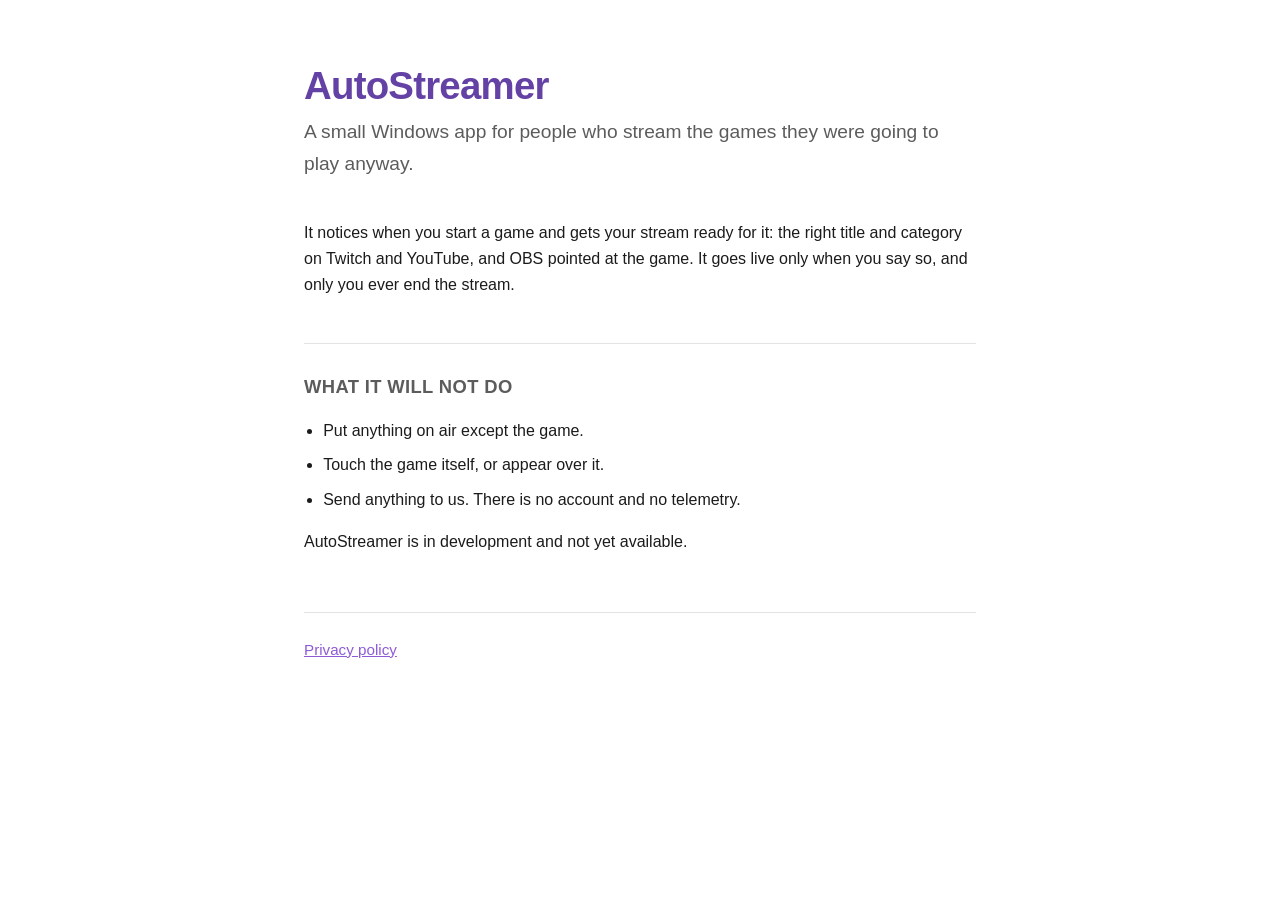
<file: index.html>
<!DOCTYPE html>
<html lang="en">
<head>
<meta charset="utf-8">
<meta name="viewport" content="width=device-width, initial-scale=1">
<title>AutoStreamer</title>
<meta name="description" content="A small Windows app that sets up your stream for the game you are playing. Twitch and YouTube.">
<link rel="stylesheet" href="style.css">
</head>
<body>
<main>

<header>
  <h1>AutoStreamer</h1>
  <p class="lede">A small Windows app for people who stream the games they were going to play anyway.</p>
</header>

<p>It notices when you start a game and gets your stream ready for it: the right title and category
on Twitch and YouTube, and OBS pointed at the game. It goes live only when you say so, and only you
ever end the stream.</p>

<h2>What it will not do</h2>

<ul>
  <li>Put anything on air except the game.</li>
  <li>Touch the game itself, or appear over it.</li>
  <li>Send anything to us. There is no account and no telemetry.</li>
</ul>

<p>AutoStreamer is in development and not yet available.</p>

<footer>
  <p><a href="privacy.html">Privacy policy</a></p>
</footer>

</main>
</body>
</html>
</file>
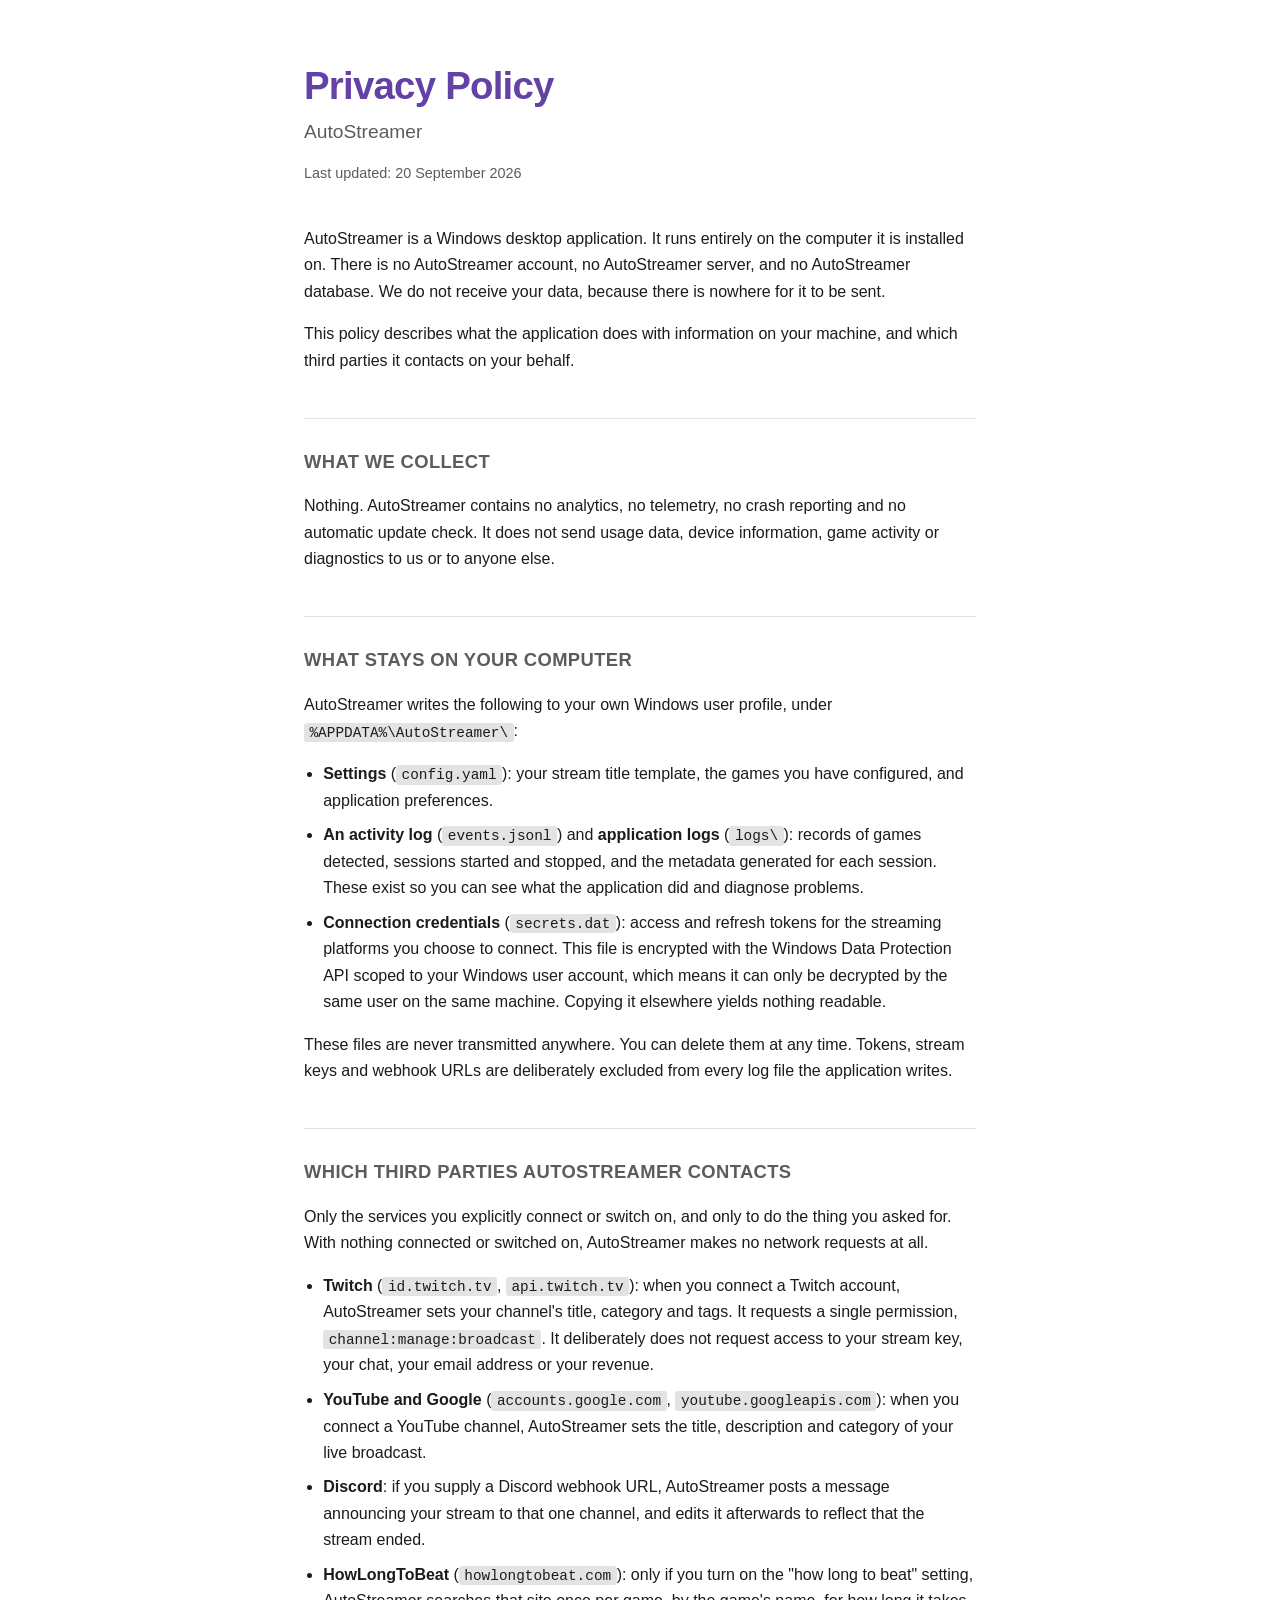
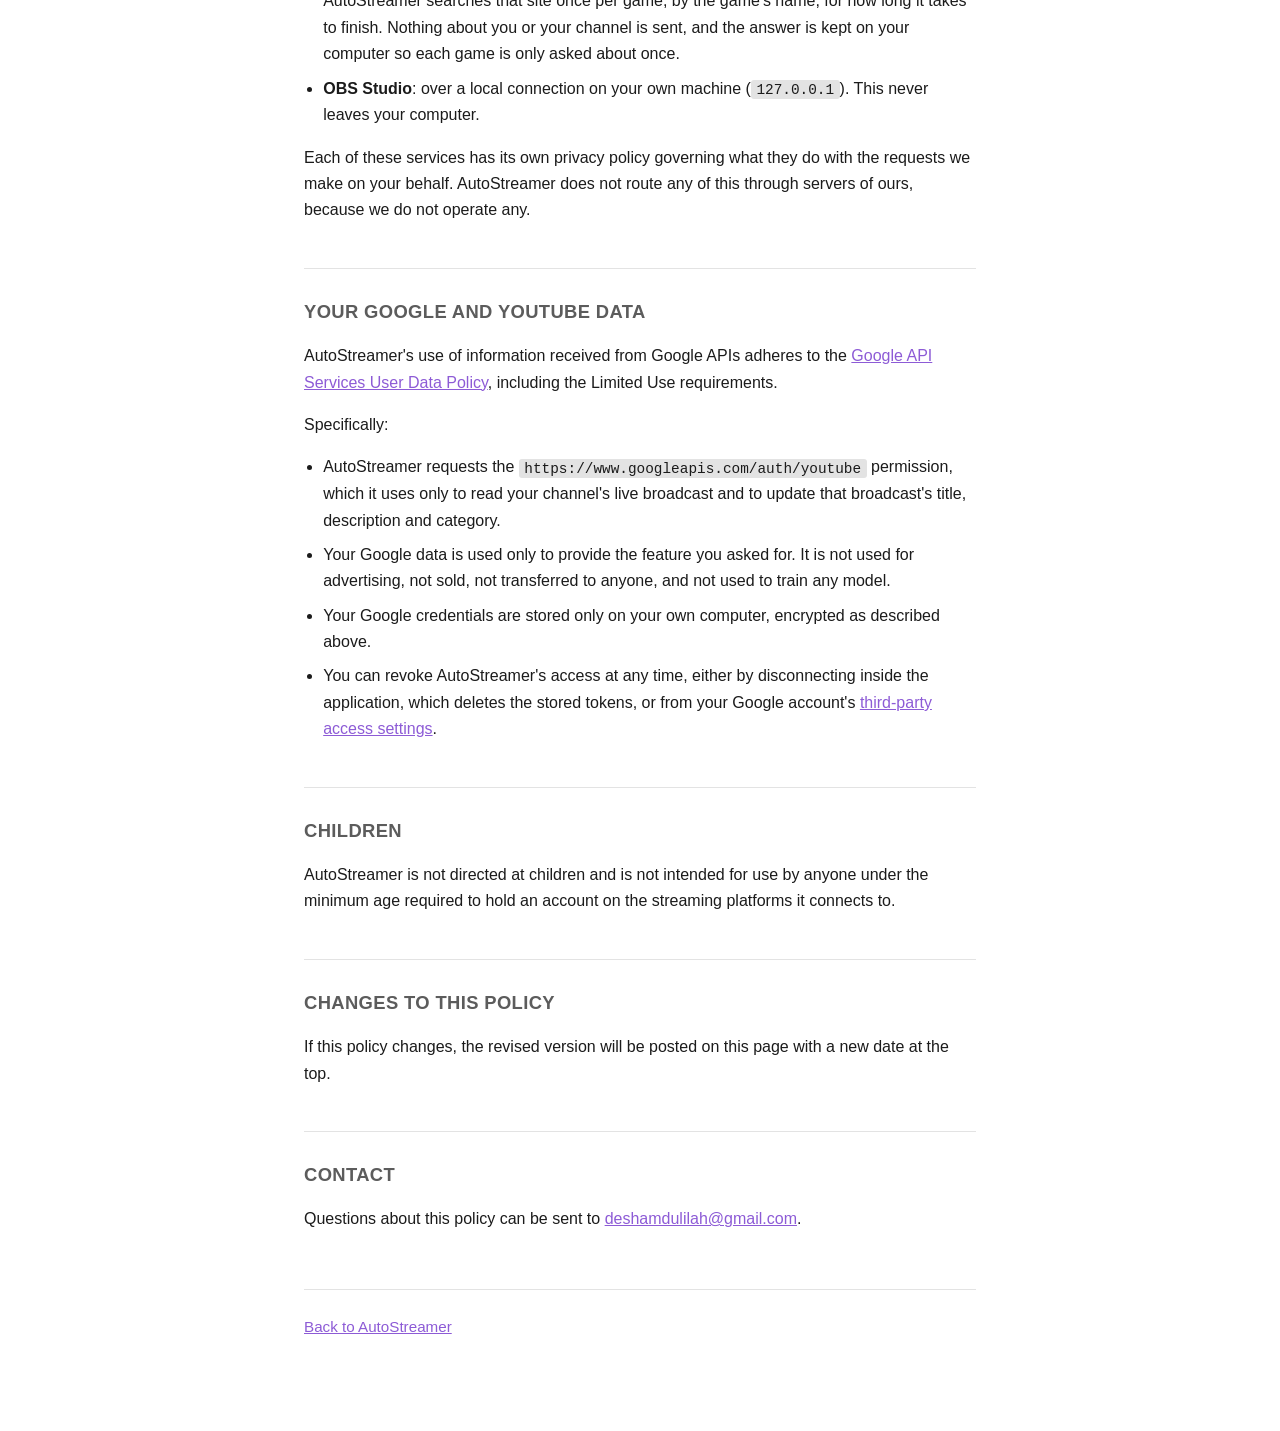
<file: privacy.html>
<!DOCTYPE html>
<html lang="en">
<head>
<meta charset="utf-8">
<meta name="viewport" content="width=device-width, initial-scale=1">
<title>Privacy Policy - AutoStreamer</title>
<meta name="description" content="AutoStreamer privacy policy. The application runs entirely on your own computer and sends no data to us.">
<link rel="stylesheet" href="style.css">
</head>
<body>
<main>

<header>
  <h1>Privacy Policy</h1>
  <p class="lede">AutoStreamer</p>
  <p class="meta">Last updated: 20 September 2026</p>
</header>

<p>AutoStreamer is a Windows desktop application. It runs entirely on the computer it is installed
on. There is no AutoStreamer account, no AutoStreamer server, and no AutoStreamer database. We do
not receive your data, because there is nowhere for it to be sent.</p>

<p>This policy describes what the application does with information on your machine, and which
third parties it contacts on your behalf.</p>

<h2>What we collect</h2>

<p>Nothing. AutoStreamer contains no analytics, no telemetry, no crash reporting and no automatic
update check. It does not send usage data, device information, game activity or diagnostics to us
or to anyone else.</p>

<h2>What stays on your computer</h2>

<p>AutoStreamer writes the following to your own Windows user profile, under
<code>%APPDATA%\AutoStreamer\</code>:</p>

<ul>
  <li><strong>Settings</strong> (<code>config.yaml</code>): your stream title template, the games
      you have configured, and application preferences.</li>
  <li><strong>An activity log</strong> (<code>events.jsonl</code>) and <strong>application
      logs</strong> (<code>logs\</code>): records of games detected, sessions started and stopped,
      and the metadata generated for each session. These exist so you can see what the application
      did and diagnose problems.</li>
  <li><strong>Connection credentials</strong> (<code>secrets.dat</code>): access and refresh tokens
      for the streaming platforms you choose to connect. This file is encrypted with the Windows
      Data Protection API scoped to your Windows user account, which means it can only be decrypted
      by the same user on the same machine. Copying it elsewhere yields nothing readable.</li>
</ul>

<p>These files are never transmitted anywhere. You can delete them at any time. Tokens, stream keys
and webhook URLs are deliberately excluded from every log file the application writes.</p>

<h2>Which third parties AutoStreamer contacts</h2>

<p>Only the services you explicitly connect or switch on, and only to do the thing you asked for. With
nothing connected or switched on, AutoStreamer makes no network requests at all.</p>

<ul>
  <li><strong>Twitch</strong> (<code>id.twitch.tv</code>, <code>api.twitch.tv</code>): when you
      connect a Twitch account, AutoStreamer sets your channel's title, category and tags. It
      requests a single permission, <code>channel:manage:broadcast</code>. It deliberately does not
      request access to your stream key, your chat, your email address or your revenue.</li>
  <li><strong>YouTube and Google</strong> (<code>accounts.google.com</code>,
      <code>youtube.googleapis.com</code>): when you connect a YouTube channel, AutoStreamer sets
      the title, description and category of your live broadcast.</li>
  <li><strong>Discord</strong>: if you supply a Discord webhook URL, AutoStreamer posts a message
      announcing your stream to that one channel, and edits it afterwards to reflect that the
      stream ended.</li>
  <li><strong>HowLongToBeat</strong> (<code>howlongtobeat.com</code>): only if you turn on the
      "how long to beat" setting, AutoStreamer searches that site once per game, by the game's name,
      for how long it takes to finish. Nothing about you or your channel is sent, and the answer is
      kept on your computer so each game is only asked about once.</li>
  <li><strong>OBS Studio</strong>: over a local connection on your own machine
      (<code>127.0.0.1</code>). This never leaves your computer.</li>
</ul>

<p>Each of these services has its own privacy policy governing what they do with the requests we
make on your behalf. AutoStreamer does not route any of this through servers of ours, because we
do not operate any.</p>

<h2>Your Google and YouTube data</h2>

<p>AutoStreamer's use of information received from Google APIs adheres to the
<a href="https://developers.google.com/terms/api-services-user-data-policy">Google API Services
User Data Policy</a>, including the Limited Use requirements.</p>

<p>Specifically:</p>

<ul>
  <li>AutoStreamer requests the <code>https://www.googleapis.com/auth/youtube</code> permission,
      which it uses only to read your channel's live broadcast and to update that broadcast's
      title, description and category.</li>
  <li>Your Google data is used only to provide the feature you asked for. It is not used for
      advertising, not sold, not transferred to anyone, and not used to train any model.</li>
  <li>Your Google credentials are stored only on your own computer, encrypted as described
      above.</li>
  <li>You can revoke AutoStreamer's access at any time, either by disconnecting inside the
      application, which deletes the stored tokens, or from your Google account's
      <a href="https://myaccount.google.com/permissions">third-party access settings</a>.</li>
</ul>

<h2>Children</h2>

<p>AutoStreamer is not directed at children and is not intended for use by anyone under the minimum
age required to hold an account on the streaming platforms it connects to.</p>

<h2>Changes to this policy</h2>

<p>If this policy changes, the revised version will be posted on this page with a new date at the
top.</p>

<h2>Contact</h2>

<p>Questions about this policy can be sent to
<a href="mailto:deshamdulilah@gmail.com">deshamdulilah@gmail.com</a>.</p>

<footer>
  <p><a href="index.html">Back to AutoStreamer</a></p>
</footer>

</main>
</body>
</html>
</file>
<file: style.css>
:root {
  --bg: #ffffff;
  --fg: #1b1b1b;
  --muted: #5c5c5c;
  --rule: #e3e3e3;
  --link: #8d5bd6;
  --accent: #6441a5;
}

@media (prefers-color-scheme: dark) {
  :root {
    --bg: #131316;
    --fg: #e8e8ea;
    --muted: #a0a0a8;
    --rule: #2b2b31;
    --link: #b79aea;
    --accent: #b79aea;
  }
}

* { box-sizing: border-box; }

html { -webkit-text-size-adjust: 100%; }

body {
  margin: 0;
  background: var(--bg);
  color: var(--fg);
  font: 16px/1.65 -apple-system, BlinkMacSystemFont, "Segoe UI", Roboto, Helvetica, Arial, sans-serif;
}

main {
  max-width: 44rem;
  margin: 0 auto;
  padding: 4rem 1rem 6rem;
}

header { margin-bottom: 2.5rem; }

h1 {
  margin: 0 0 .5rem;
  font-size: 2.4rem;
  line-height: 1.15;
  letter-spacing: -.02em;
  color: var(--accent);
}

.lede {
  margin: 0;
  font-size: 1.2rem;
  color: var(--muted);
}

h2 {
  margin: 2.75rem 0 1rem;
  padding-top: 1.75rem;
  border-top: 1px solid var(--rule);
  font-size: 1.15rem;
  letter-spacing: .02em;
  text-transform: uppercase;
  color: var(--muted);
}

h3 {
  margin: 2rem 0 .5rem;
  font-size: 1.05rem;
}

p, li, dd { color: var(--fg); }

dl { margin: 0; }

dt {
  margin-top: 1.25rem;
  font-weight: 600;
}

dd {
  margin: .15rem 0 0;
  color: var(--muted);
}

ul { padding-left: 1.2rem; }

li { margin-bottom: .5rem; }

code {
  font-family: ui-monospace, SFMono-Regular, Consolas, monospace;
  font-size: .9em;
  background: var(--rule);
  padding: .12em .38em;
  border-radius: 3px;
}

a { color: var(--link); }

a:hover { text-decoration: none; }

.meta {
  color: var(--muted);
  font-size: .9rem;
}

footer {
  margin-top: 3.5rem;
  padding-top: 1.5rem;
  border-top: 1px solid var(--rule);
  font-size: .95rem;
}

footer p { margin: 0; color: var(--muted); }
</file>
